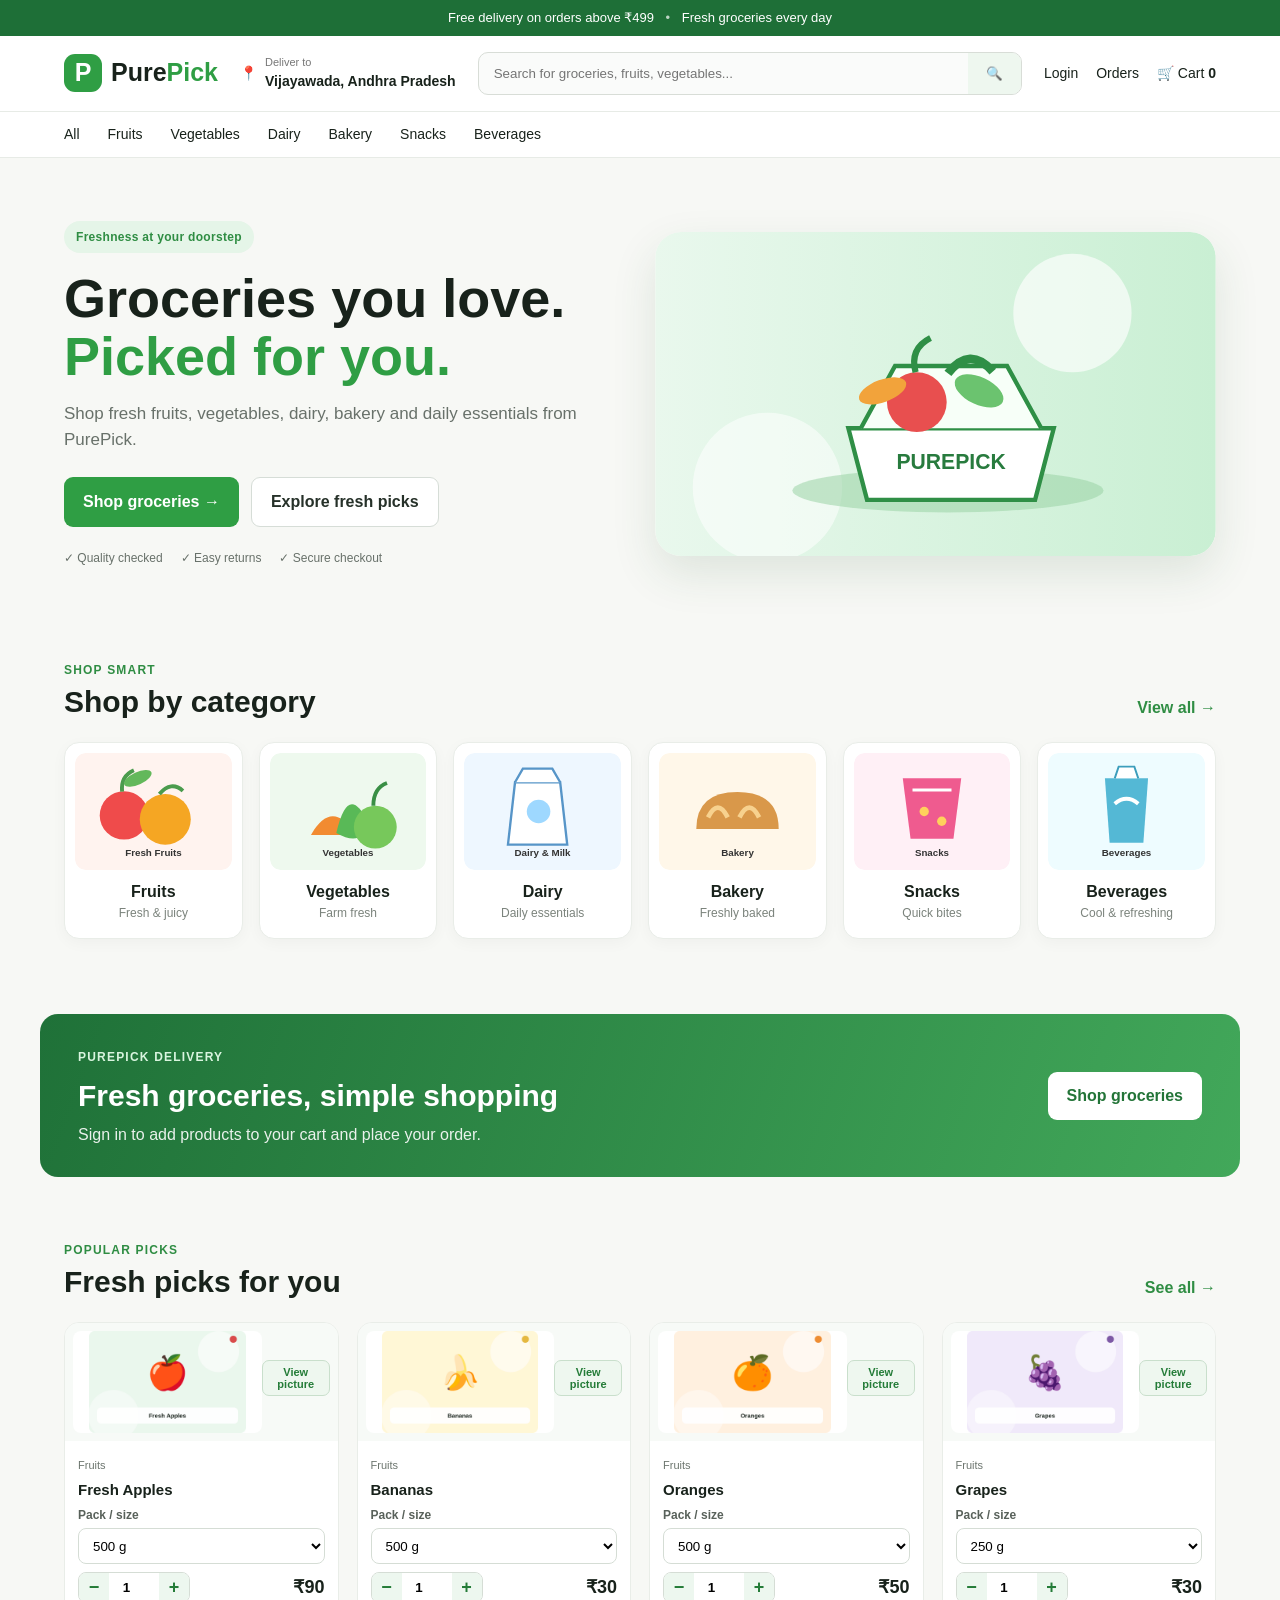
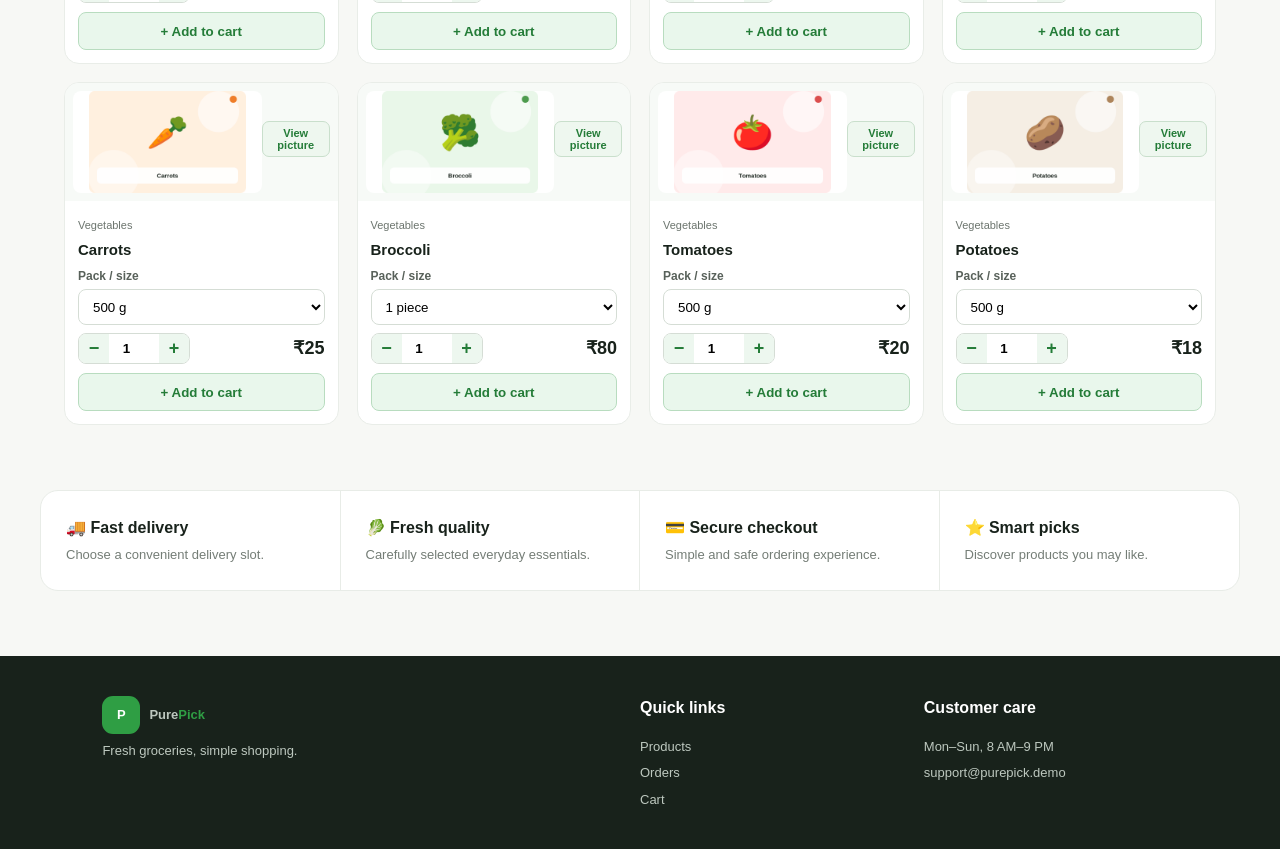
<file: index.html>
<!DOCTYPE html>
<html lang="en">
<head>
<meta charset="UTF-8"><meta name="viewport" content="width=device-width, initial-scale=1.0">
<title>PurePick | Fresh Groceries</title><link rel="stylesheet" href="css/style.css">
</head>
<body>
<div class="top-strip">Free delivery on orders above ₹499 <span>•</span> Fresh groceries every day</div>
<header class="navbar">
  <a class="brand" href="index.html"><span class="brand-mark">P</span><span>Pure<span class="green">Pick</span></span></a>
  <div class="location">📍 <span><small>Deliver to</small><b> Vijayawada, Andhra Pradesh</b></span></div>
  <div class="search"><input id="homeSearch" placeholder="Search for groceries, fruits, vegetables..."><button onclick="goSearch()">🔍</button></div>
  <nav>
    <a href="dashboard.html" data-account-link>Login</a><a href="orders.html">Orders</a><a href="cart.html" class="cart-link">🛒 Cart <b id="cartCount">0</b></a>
  </nav>
</header>
<div class="category-nav">
  <a href="products.html">All</a><a href="products.html?cat=Fruits">Fruits</a><a href="products.html?cat=Vegetables">Vegetables</a><a href="products.html?cat=Dairy">Dairy</a><a href="products.html?cat=Bakery">Bakery</a><a href="products.html?cat=Snacks">Snacks</a><a href="products.html?cat=Beverages">Beverages</a>
</div>

<main>
<section class="hero-home">
  <div class="hero-copy">
    <span class="pill">Freshness at your doorstep</span>
    <h1>Groceries you love.<br><span>Picked for you.</span></h1>
    <p>Shop fresh fruits, vegetables, dairy, bakery and daily essentials from PurePick.</p>
    <div class="hero-actions"><a class="primary-btn" href="products.html">Shop groceries →</a><a class="secondary-btn" href="products.html?cat=Fruits">Explore fresh picks</a></div>
    <div class="trust-row"><span>✓ Quality checked</span><span>✓ Easy returns</span><span>✓ Secure checkout</span></div>
  </div>
  <img src="images/hero.svg" alt="Fresh groceries">
</section>

<section class="section">
  <div class="section-head"><div><span class="eyebrow">SHOP SMART</span><h2>Shop by category</h2></div><a href="products.html">View all →</a></div>
  <div class="category-grid-home">
    <a class="category-tile" href="products.html?cat=Fruits"><img src="images/fruits.svg"><h3>Fruits</h3><p>Fresh & juicy</p></a>
    <a class="category-tile" href="products.html?cat=Vegetables"><img src="images/vegetables.svg"><h3>Vegetables</h3><p>Farm fresh</p></a>
    <a class="category-tile" href="products.html?cat=Dairy"><img src="images/dairy.svg"><h3>Dairy</h3><p>Daily essentials</p></a>
    <a class="category-tile" href="products.html?cat=Bakery"><img src="images/bakery.svg"><h3>Bakery</h3><p>Freshly baked</p></a>
    <a class="category-tile" href="products.html?cat=Snacks"><img src="images/snacks.svg"><h3>Snacks</h3><p>Quick bites</p></a>
    <a class="category-tile" href="products.html?cat=Beverages"><img src="images/beverages.svg"><h3>Beverages</h3><p>Cool & refreshing</p></a>
  </div>
</section>

<section class="offer-banner"><div><span class="eyebrow">PUREPICK DELIVERY</span><h2>Fresh groceries, simple shopping</h2><p>Sign in to add products to your cart and place your order.</p></div><a class="primary-btn light" href="products.html">Shop groceries</a></section>

<section class="section">
 <div class="section-head"><div><span class="eyebrow">POPULAR PICKS</span><h2>Fresh picks for you</h2></div><a href="products.html">See all →</a></div>
 <div id="homeProducts" class="product-grid"></div>
</section>

<section class="benefits">
 <div><b>🚚 Fast delivery</b><span>Choose a convenient delivery slot.</span></div>
 <div><b>🥬 Fresh quality</b><span>Carefully selected everyday essentials.</span></div>
 <div><b>💳 Secure checkout</b><span>Simple and safe ordering experience.</span></div>
 <div><b>⭐ Smart picks</b><span>Discover products you may like.</span></div>
</section>
</main>

<footer><div><a class="brand" href="index.html"><span class="brand-mark">P</span><span>Pure<span class="green">Pick</span></span></a><p>Fresh groceries, simple shopping.</p></div><div><b>Quick links</b><a href="products.html">Products</a><a href="orders.html">Orders</a><a href="cart.html">Cart</a></div><div><b>Customer care</b><span>Mon–Sun, 8 AM–9 PM</span><span>support@purepick.demo</span></div></footer>
<script src="js/products.js"></script><script src="js/app.js"></script>
<script src="js/common.js"></script></body></html>
</file>
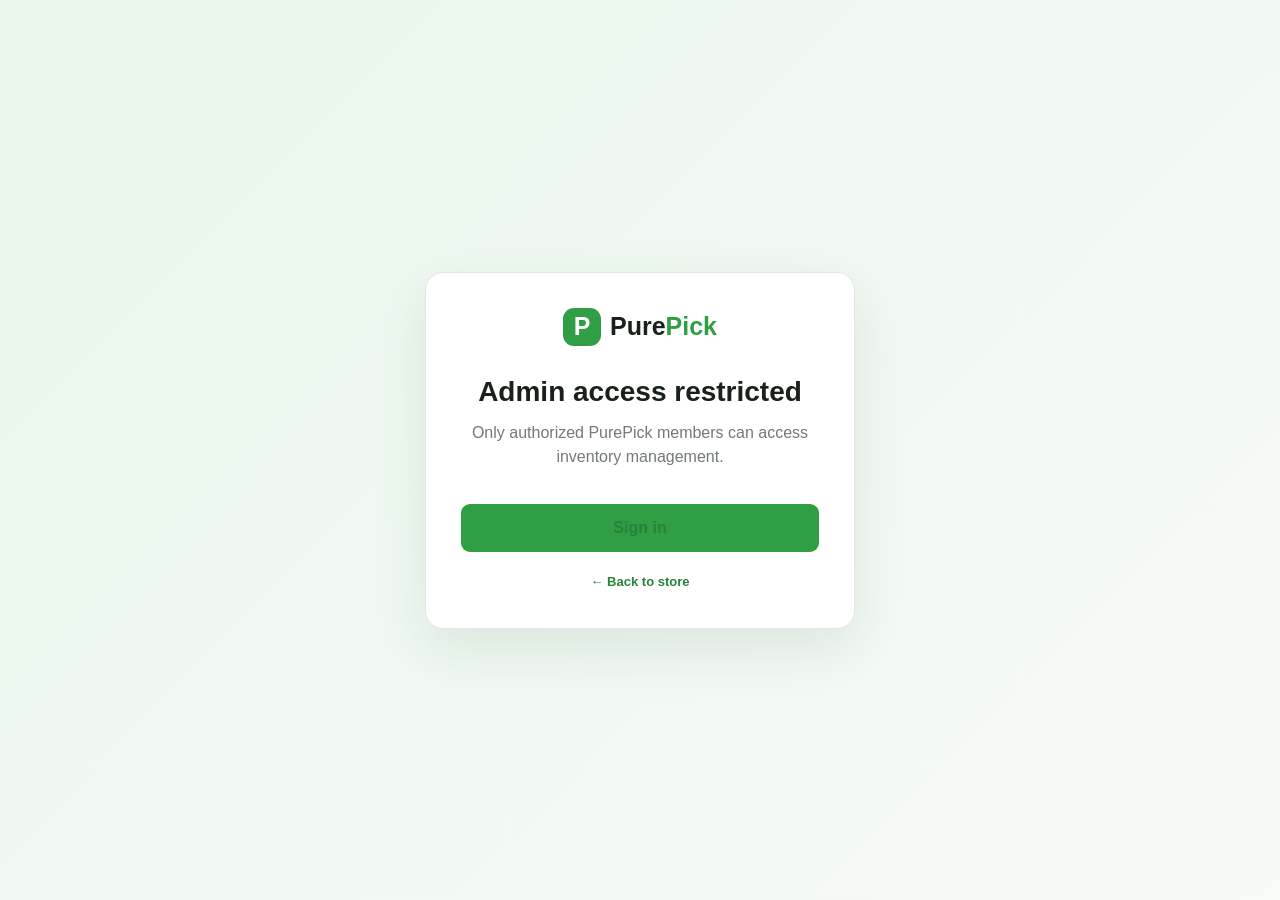
<file: admin.html>
<!DOCTYPE html>
<html lang="en"><head><meta charset="UTF-8"><meta name="viewport" content="width=device-width,initial-scale=1.0"><title>PurePick | Admin</title><link rel="stylesheet" href="css/style.css"></head>
<body><header class="navbar"><a class="brand" href="index.html"><span class="brand-mark">P</span><span>Pure<span class="green">Pick</span></span></a><nav><a href="index.html">Store</a><a href="products.html">Products</a><a href="orders.html">Orders</a></nav></header><main class="section"><div class="section-head"><div><span class="eyebrow">ADMIN PANEL</span><h1>Inventory management</h1><p class="muted">Add and remove demo products stored in your browser.</p></div></div><div class="admin-form"><input id="productName" placeholder="Product name"><input id="productPrice" type="number" placeholder="Price"><select id="productCategory"><option>Fruits</option><option>Vegetables</option><option>Dairy</option><option>Bakery</option><option>Snacks</option><option>Beverages</option><option>Staples</option><option>Personal Care</option><option>Household</option></select><input id="productImage" placeholder="Image URL (optional)"><input id="productImageFile" type="file" accept="image/*"><button class="primary-btn" onclick="addProduct()">Add product</button></div><p class="admin-security-note">🔒 Restricted admin area. Only the authorized member emails configured in <code>js/admin.js</code> can access this page.</p><p class="muted" style="margin-bottom:20px">Products added here are stored in this browser and automatically appear on the customer Products page with their selected picture.</p><div class="section-head"><h2>Custom inventory</h2><b id="inventoryCount"></b></div><div id="inventory"></div></main><script src="js/admin.js"></script></body></html>
</file>
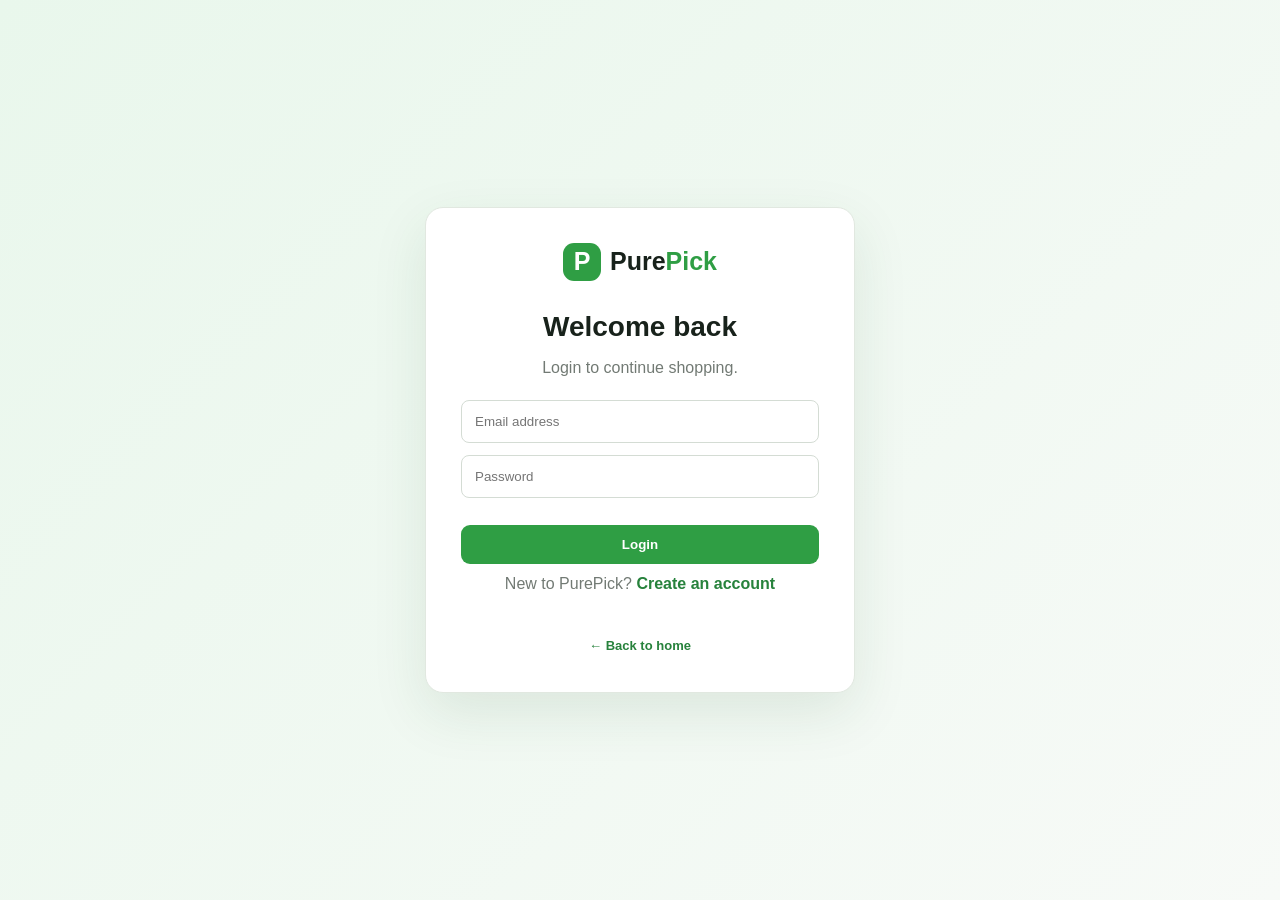
<file: cart.html>
<!DOCTYPE html>
<html lang="en"><head><meta charset="UTF-8"><meta name="viewport" content="width=device-width,initial-scale=1.0"><title>PurePick | Cart</title><link rel="stylesheet" href="css/style.css"></head>
<body><header class="navbar"><a class="brand" href="index.html"><span class="brand-mark">P</span><span>Pure<span class="green">Pick</span></span></a><nav><a href="products.html">Products</a><a href="login.html" data-account-link>Login</a><a href="orders.html">Orders</a><a href="cart.html">🛒 Cart <b id="cartCount">0</b></a></nav></header>
<main class="section"><div class="section-head"><div><span class="eyebrow">YOUR BAG</span><h1>Shopping cart</h1></div></div>
<div class="cart-layout"><div id="cartItems"></div><aside class="summary"><h2>Order summary</h2><div class="summary-row"><span>Subtotal</span><b>₹<span id="subtotal">0</span></b></div><hr><div class="summary-row total"><span>Total</span><b>₹<span id="total">0</span></b></div><h3 class="checkout-heading">Delivery address</h3>
<label>Full name</label><input id="addressName" placeholder="Your full name">
<label>Mobile number</label><input id="addressPhone" type="tel" placeholder="10-digit mobile number">
<label>House / Flat / Street</label><input id="addressLine" placeholder="House no., street, area">
<div class="address-two"><div><label>City</label><input id="addressCity" placeholder="City"></div><div><label>PIN code</label><input id="addressPin" inputmode="numeric" placeholder="6-digit PIN"></div></div>
<label>State</label><input id="addressState" value="Andhra Pradesh">
<label>Landmark (optional)</label><input id="addressLandmark" placeholder="Nearby landmark">
<label>Delivery date</label><input type="date" id="deliveryDate"><label>Delivery slot</label><select id="deliveryTime"><option>9 AM - 12 PM</option><option>12 PM - 3 PM</option><option>3 PM - 6 PM</option><option>6 PM - 9 PM</option></select><button class="primary-btn full" onclick="placeOrder()">Place order</button></aside></div></main><script src="js/common.js"></script><script src="js/cart.js"></script></body></html>
</file>
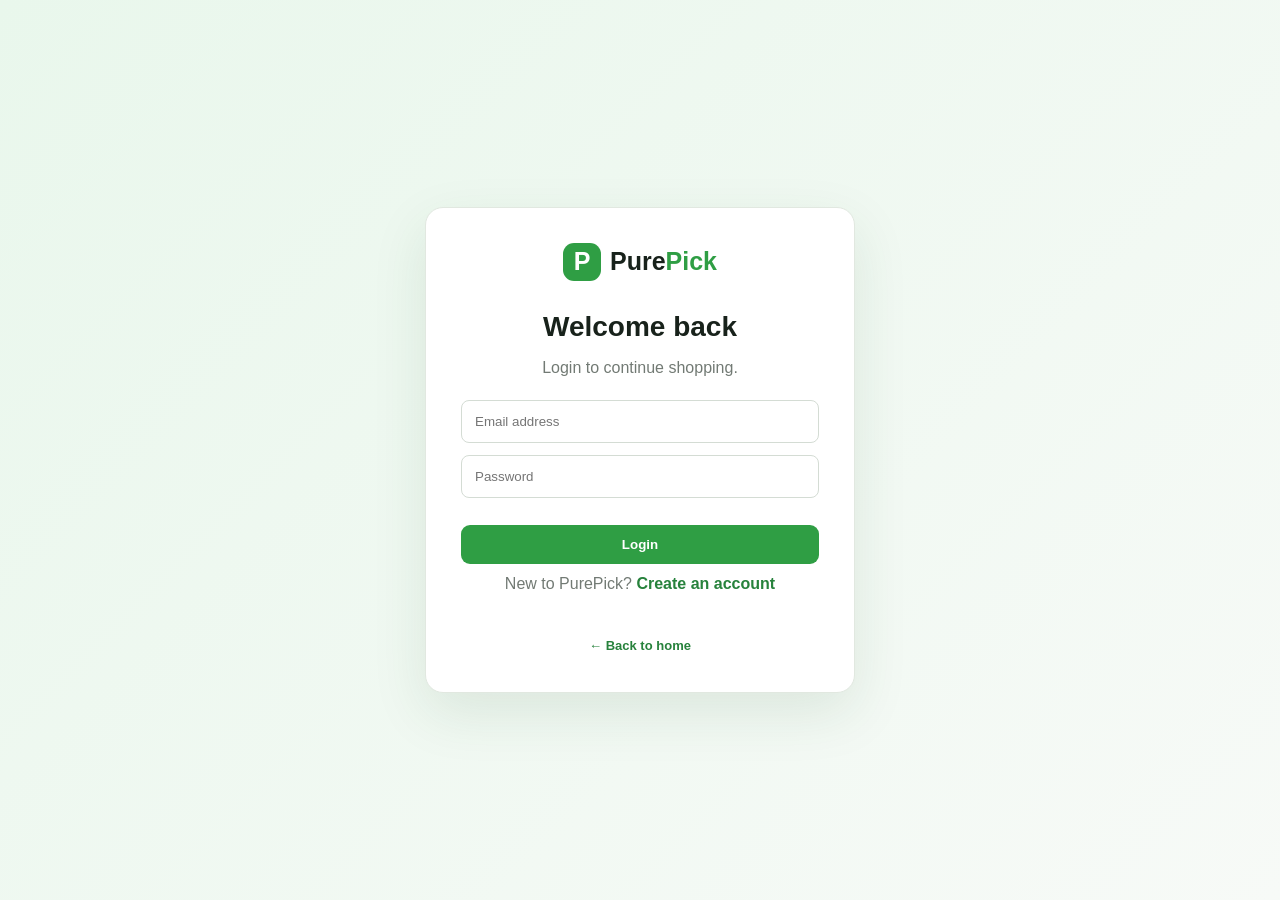
<file: login.html>
<!DOCTYPE html>
<html lang="en"><head><meta charset="UTF-8"><meta name="viewport" content="width=device-width,initial-scale=1.0"><title>PurePick | Login</title><link rel="stylesheet" href="css/style.css"></head>
<body class="auth-page"><div class="auth-card"><a class="brand centered" href="index.html"><span class="brand-mark">P</span><span>Pure<span class="green">Pick</span></span></a><h1>Welcome back</h1><p>Login to continue shopping.</p><form id="loginForm"><input id="loginEmail" type="email" placeholder="Email address" required><input id="loginPassword" type="password" placeholder="Password" required><button class="primary-btn full">Login</button></form><p>New to PurePick? <a href="signup.html">Create an account</a></p><a class="back-home" href="index.html">← Back to home</a></div><script src="js/auth.js"></script></body></html>
</file>
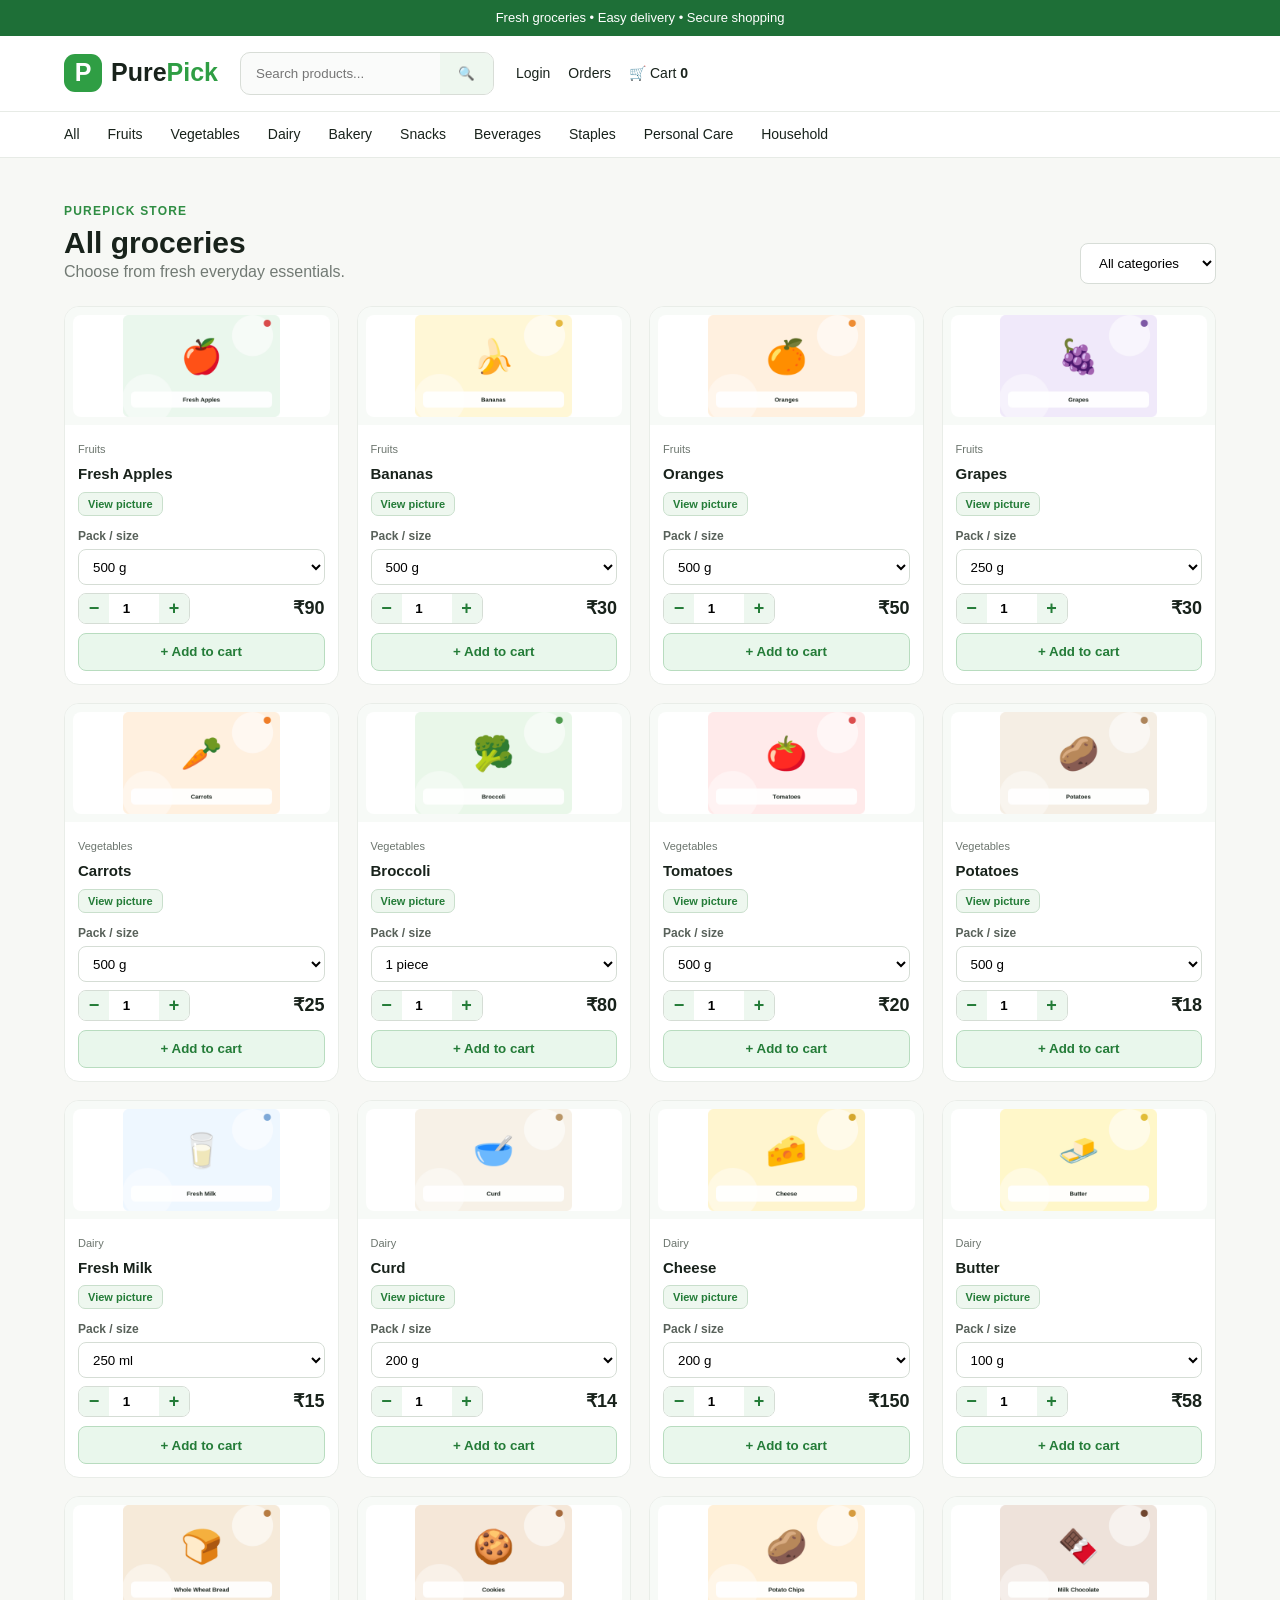
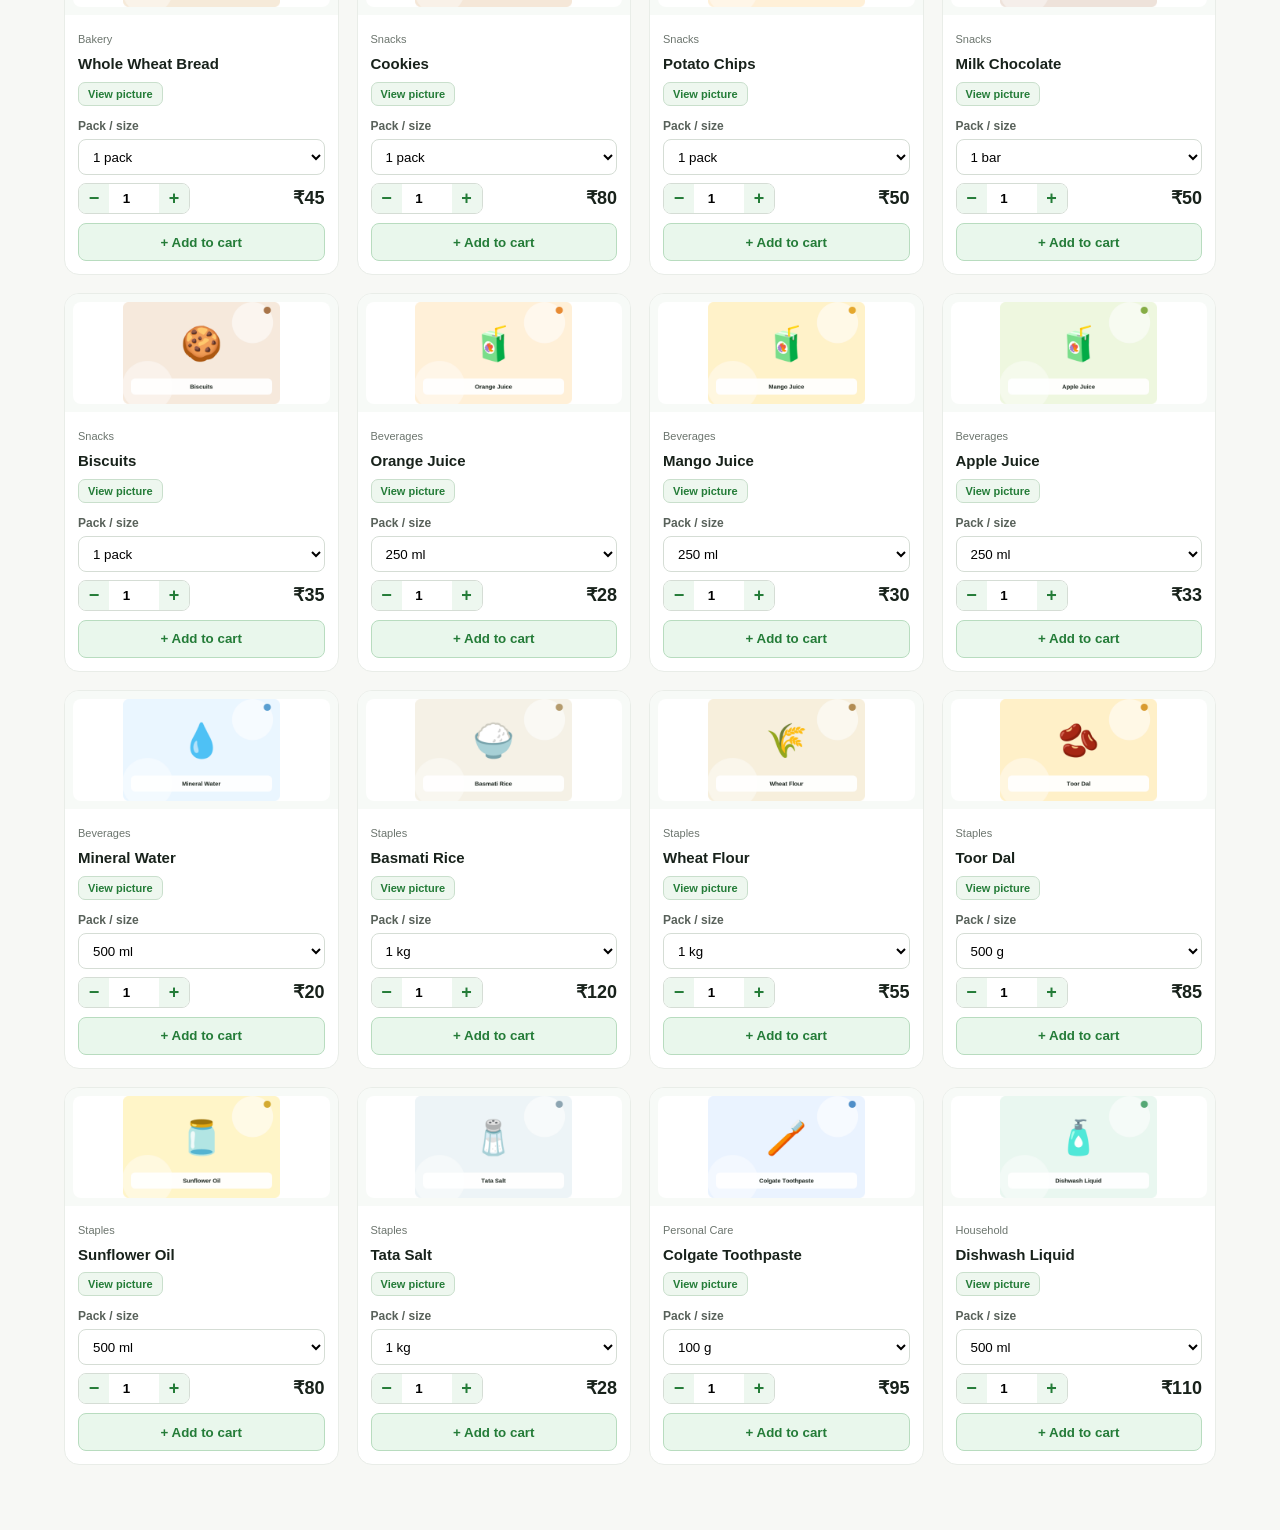
<file: products.html>
<!DOCTYPE html>
<html lang="en"><head><meta charset="UTF-8"><meta name="viewport" content="width=device-width,initial-scale=1.0"><title>PurePick | Products</title><link rel="stylesheet" href="css/style.css"></head>
<body>
<div class="top-strip">Fresh groceries • Easy delivery • Secure shopping</div>
<header class="navbar">
<a class="brand" href="index.html"><span class="brand-mark">P</span><span>Pure<span class="green">Pick</span></span></a>
<div class="search wide"><input id="searchInput" placeholder="Search products..."><button>🔍</button></div>
<nav><a href="login.html" data-account-link>Login</a><a href="orders.html">Orders</a><a href="cart.html">🛒 Cart <b id="cartCount">0</b></a></nav>
</header>
<div class="category-nav"><a href="products.html">All</a><a href="products.html?cat=Fruits">Fruits</a><a href="products.html?cat=Vegetables">Vegetables</a><a href="products.html?cat=Dairy">Dairy</a><a href="products.html?cat=Bakery">Bakery</a><a href="products.html?cat=Snacks">Snacks</a><a href="products.html?cat=Beverages">Beverages</a><a href="products.html?cat=Staples">Staples</a><a href="products.html?cat=Personal%20Care">Personal Care</a><a href="products.html?cat=Household">Household</a></div>
<main class="section products-page">
<div class="section-head"><div><span class="eyebrow">PUREPICK STORE</span><h1>All groceries</h1><p class="muted">Choose from fresh everyday essentials.</p></div><select id="categoryFilter"><option value="all">All categories</option><option>Fruits</option><option>Vegetables</option><option>Dairy</option><option>Bakery</option><option>Snacks</option><option>Beverages</option><option>Staples</option><option>Personal Care</option><option>Household</option></select></div>
<div id="productGrid" class="product-grid large"></div></main>
<script src="js/products.js"></script><script src="js/common.js"></script></body></html>
</file>
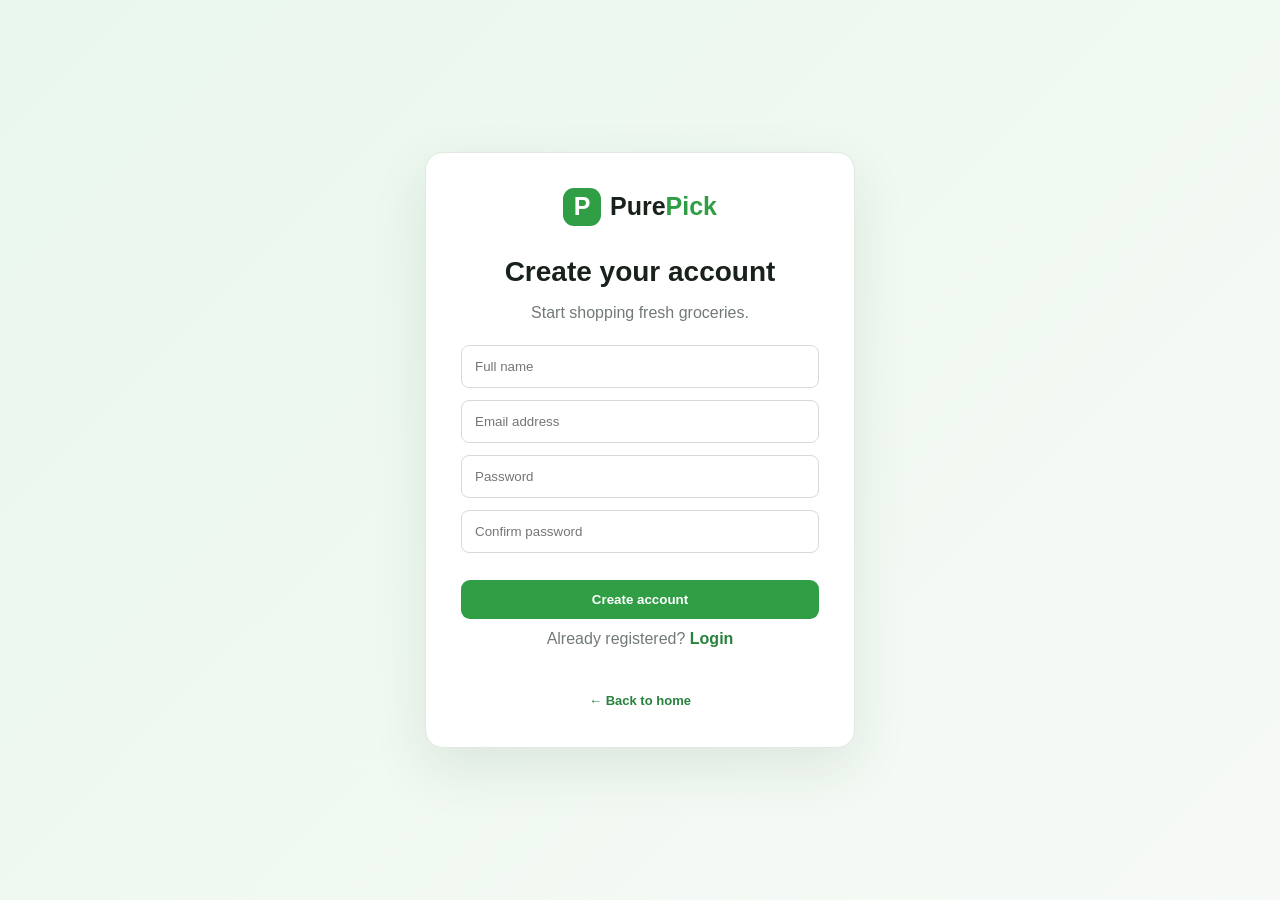
<file: signup.html>
<!DOCTYPE html>
<html lang="en"><head><meta charset="UTF-8"><meta name="viewport" content="width=device-width,initial-scale=1.0"><title>PurePick | Sign Up</title><link rel="stylesheet" href="css/style.css"></head>
<body class="auth-page"><div class="auth-card"><a class="brand centered" href="index.html"><span class="brand-mark">P</span><span>Pure<span class="green">Pick</span></span></a><h1>Create your account</h1><p>Start shopping fresh groceries.</p><form id="signupForm"><input id="signupName" placeholder="Full name" required><input id="signupEmail" type="email" placeholder="Email address" required><input id="signupPassword" type="password" placeholder="Password" required><input id="confirmPassword" type="password" placeholder="Confirm password" required><button class="primary-btn full">Create account</button></form><p>Already registered? <a href="login.html">Login</a></p><a class="back-home" href="index.html">← Back to home</a></div><script src="js/auth.js"></script></body></html>
</file>
<file: css/style.css>
*{box-sizing:border-box;margin:0;padding:0}body{font-family:Inter,Segoe UI,Arial,sans-serif;background:#f7f8f5;color:#18221b;line-height:1.5}a{text-decoration:none;color:inherit}.top-strip{background:#1e6f37;color:#fff;text-align:center;padding:8px;font-size:13px}.top-strip span{margin:0 8px;opacity:.7}.navbar{min-height:76px;background:#fff;border-bottom:1px solid #e7ebe6;display:grid;grid-template-columns:auto auto minmax(280px,1fr) auto;gap:22px;align-items:center;padding:0 5%;position:sticky;top:0;z-index:20}.brand{display:flex;align-items:center;gap:9px;font-size:25px;font-weight:800}.brand-mark{width:38px;height:38px;border-radius:11px;background:#2f9e44;color:#fff;display:grid;place-items:center;font-weight:900}.green{color:#2f9e44}.location{display:flex;gap:8px;align-items:center;font-size:14px}.location small,.location b{display:block}.location small{color:#777;font-size:11px}.search{display:flex;border:1px solid #d8ddd7;border-radius:10px;overflow:hidden;background:#fafbfa}.search input{width:100%;border:0;outline:0;padding:13px 15px;background:transparent}.search button{border:0;background:#eef7ef;padding:0 18px;cursor:pointer}.search.wide{max-width:650px}.navbar nav{display:flex;align-items:center;gap:18px;font-size:14px}.login-btn{background:#2f9e44;color:#fff;padding:10px 16px;border-radius:8px;font-weight:700}.category-nav{background:#fff;border-bottom:1px solid #e7ebe6;padding:12px 5%;display:flex;gap:28px;overflow:auto;white-space:nowrap;font-size:14px}.category-nav a:hover{color:#2f9e44}.hero-home{max-width:1300px;margin:28px auto 55px;padding:0 5%;display:grid;grid-template-columns:1fr 1fr;align-items:center;gap:30px}.hero-copy{padding:35px 0}.pill,.eyebrow{display:inline-block;color:#2f8d43;font-size:12px;font-weight:800;letter-spacing:1.2px}.pill{background:#e5f5e8;padding:7px 12px;border-radius:20px;letter-spacing:.3px}.hero-copy h1{font-size:54px;line-height:1.08;margin:16px 0}.hero-copy h1 span{color:#2f9e44}.hero-copy p{max-width:570px;color:#68716a;font-size:17px;margin-bottom:25px}.hero-home>img{width:100%;max-height:420px;object-fit:cover;border-radius:26px;box-shadow:0 18px 45px rgba(40,90,50,.12)}.hero-actions{display:flex;gap:12px;flex-wrap:wrap}.primary-btn,.secondary-btn{display:inline-flex;align-items:center;justify-content:center;border:0;cursor:pointer;border-radius:9px;padding:12px 19px;font-weight:750}.primary-btn{background:#2f9e44;color:#fff}.primary-btn:hover{background:#267d37}.primary-btn.light{background:#fff;color:#237438}.secondary-btn{background:#fff;border:1px solid #d6ddd7;color:#263129}.trust-row{display:flex;gap:18px;margin-top:22px;color:#68716a;font-size:12px;flex-wrap:wrap}.section{max-width:1300px;margin:0 auto;padding:0 5% 65px}.section-head{display:flex;justify-content:space-between;align-items:end;margin-bottom:22px;gap:20px}.section-head h1,.section-head h2{font-size:30px;line-height:1.15;margin-top:4px}.section-head>a{color:#2f8d43;font-weight:700}.category-grid-home{display:grid;grid-template-columns:repeat(6,1fr);gap:16px}.category-tile{background:#fff;border:1px solid #e9ede8;border-radius:15px;padding:10px 10px 16px;text-align:center;transition:.2s;box-shadow:0 4px 15px rgba(0,0,0,.035)}.category-tile:hover{transform:translateY(-4px);box-shadow:0 12px 25px rgba(0,0,0,.08)}.category-tile img{width:100%;border-radius:10px;display:block}.category-tile h3{margin-top:10px;font-size:16px}.category-tile p{color:#7b837c;font-size:12px}.offer-banner{max-width:1200px;margin:10px auto 60px;padding:30px 38px;border-radius:18px;background:linear-gradient(110deg,#1f7138,#42a85a);color:#fff;display:flex;justify-content:space-between;align-items:center;gap:20px}.offer-banner .eyebrow{color:#d9f5df}.offer-banner h2{font-size:30px;margin:5px 0}.offer-banner p{opacity:.9}.product-grid{display:grid;grid-template-columns:repeat(4,1fr);gap:18px}.product-card{background:#fff;border:1px solid #e9ede8;border-radius:15px;overflow:hidden;position:relative;transition:.2s}.product-card:hover{transform:translateY(-3px);box-shadow:0 12px 30px rgba(0,0,0,.08)}.product-image{background:#f4f7f3;height:135px;display:grid;place-items:center}.product-image img{width:100%;height:100%;object-fit:cover}.product-info{padding:15px}.tag{font-size:11px;color:#6c756e}.product-info h3{font-size:16px;margin:4px 0}.price-row{display:flex;justify-content:space-between;align-items:center;margin-top:13px}.price{font-weight:800;font-size:18px}.add-btn{border:1px solid #b8dcbf;background:#e9f7ec;color:#247c38;padding:8px 12px;border-radius:8px;font-weight:700;cursor:pointer}.add-btn:hover{background:#2f9e44;color:#fff}.benefits{max-width:1200px;margin:0 auto 65px;display:grid;grid-template-columns:repeat(4,1fr);background:#fff;border:1px solid #e8ece7;border-radius:18px;overflow:hidden}.benefits div{padding:25px;border-right:1px solid #e8ece7}.benefits div:last-child{border:0}.benefits b,.benefits span{display:block}.benefits span{color:#747d76;font-size:13px;margin-top:5px}.products-page{padding-top:40px}.products-page .section-head select{padding:11px 14px;border:1px solid #d7ddd7;border-radius:8px;background:#fff}.product-grid.large{grid-template-columns:repeat(4,1fr)}.muted{color:#727a74}.cart-layout{display:grid;grid-template-columns:1.7fr .8fr;gap:25px;align-items:start}.cart-item{background:#fff;border:1px solid #e7ebe6;border-radius:14px;padding:14px;display:grid;grid-template-columns:90px 1fr auto;gap:15px;align-items:center;margin-bottom:13px}.cart-item img{width:90px;height:80px;object-fit:cover;border-radius:10px}.cart-item h3{font-size:16px}.remove-btn{border:0;background:#fff0f0;color:#c43f3f;padding:8px 10px;border-radius:7px;cursor:pointer}.summary{background:#fff;border:1px solid #e3e9e2;border-radius:15px;padding:23px;position:sticky;top:110px}.summary h2{font-size:20px;margin-bottom:18px}.summary-row{display:flex;justify-content:space-between;margin:13px 0}.summary .total{font-size:19px}.summary label{display:block;font-size:13px;font-weight:700;margin-top:15px}.summary input,.summary select,.coupon input{width:100%;padding:11px;border:1px solid #d5ddd5;border-radius:8px;margin-top:6px;background:#fff}.coupon{display:grid;grid-template-columns:1fr auto;gap:7px;margin:18px 0}.coupon button{border:0;background:#edf7ef;color:#287c3b;border-radius:8px;padding:0 13px;font-weight:700}.full{width:100%;margin-top:15px}.orders-grid{display:grid;gap:16px}.order-card{background:#fff;border:1px solid #e4eae3;border-radius:14px;padding:20px}.order-head{display:flex;justify-content:space-between;gap:15px}.status{display:inline-block;background:#e7f7eb;color:#287c3b;padding:5px 10px;border-radius:20px;font-size:12px;font-weight:800}.order-items{margin:15px 0;padding:13px;background:#f8faf8;border-radius:10px}.order-items p{font-size:14px;margin:5px 0}.admin-form{display:grid;grid-template-columns:2fr 1fr 1fr auto;gap:10px;margin-bottom:25px}.admin-form input,.admin-form select{padding:12px;border:1px solid #d5ddd5;border-radius:8px}.inventory-row{background:#fff;border:1px solid #e6ebe5;padding:15px;border-radius:10px;display:grid;grid-template-columns:2fr 1fr 1fr auto;align-items:center;gap:12px;margin-bottom:10px}.delete-btn{border:0;background:#fff0f0;color:#c33d3d;padding:8px 12px;border-radius:7px;cursor:pointer}.auth-page{min-height:100vh;background:linear-gradient(135deg,#e9f7ec,#f7faf7);display:grid;place-items:center;padding:25px}.auth-card{width:min(430px,100%);background:#fff;border:1px solid #e1e8e0;border-radius:18px;padding:35px;box-shadow:0 20px 55px rgba(33,83,42,.1);text-align:center}.centered{justify-content:center;margin-bottom:25px}.auth-card h1{font-size:28px}.auth-card>p{color:#727a74;margin:8px 0 20px}.auth-card form{display:grid;gap:12px}.auth-card input{padding:13px;border:1px solid #d4dcd4;border-radius:8px;outline:0}.auth-card input:focus{border-color:#42a85a}.auth-card a:not(.brand){color:#27823c;font-weight:700}.back-home{display:inline-block;margin-top:20px;font-size:13px}footer{background:#18221b;color:#fff;display:grid;grid-template-columns:2fr 1fr 1fr;gap:30px;padding:40px 8%;margin-top:20px}footer p,footer span,footer a{color:#bdc8bf;font-size:13px}footer b{display:block;margin-bottom:10px}footer>div{display:flex;flex-direction:column;gap:7px}footer .brand{color:#fff}.empty{background:#fff;border:1px dashed #cdd7cc;border-radius:14px;padding:40px;text-align:center;color:#707970}
@media(max-width:1050px){.navbar{grid-template-columns:auto 1fr auto}.location{display:none}.category-grid-home{grid-template-columns:repeat(3,1fr)}.product-grid,.product-grid.large{grid-template-columns:repeat(3,1fr)}.benefits{grid-template-columns:repeat(2,1fr)}.benefits div:nth-child(2){border-right:0}.hero-home{grid-template-columns:1fr}.hero-home>img{max-width:700px;margin:auto}.admin-form{grid-template-columns:1fr 1fr}.cart-layout{grid-template-columns:1fr}.summary{position:static}}
@media(max-width:700px){.navbar{grid-template-columns:1fr auto;gap:12px;padding:12px 4%}.navbar .search{grid-column:1/-1;grid-row:2}.navbar nav{gap:10px}.navbar nav a:not(.login-btn){display:none}.category-nav{padding:10px 4%;gap:18px}.hero-home{padding:0 4%;margin-top:15px}.hero-copy h1{font-size:40px}.section{padding-left:4%;padding-right:4%}.category-grid-home,.product-grid,.product-grid.large{grid-template-columns:repeat(2,1fr)}.offer-banner{margin:10px 4% 45px;padding:25px;display:block}.offer-banner .primary-btn{margin-top:15px}.benefits{margin-left:4%;margin-right:4%;grid-template-columns:1fr}.benefits div{border-right:0;border-bottom:1px solid #e8ece7}.cart-item{grid-template-columns:65px 1fr}.cart-item img{width:65px;height:65px}.cart-item .remove-btn{grid-column:2}.admin-form{grid-template-columns:1fr}.inventory-row{grid-template-columns:1fr 1fr}.inventory-row .delete-btn{grid-column:2}footer{grid-template-columns:1fr 1fr;padding:30px 6%}}
@media(max-width:450px){.category-grid-home,.product-grid,.product-grid.large{grid-template-columns:1fr}.hero-copy h1{font-size:35px}.hero-actions{display:grid}.trust-row{display:grid;gap:7px}.section-head{align-items:start;flex-direction:column}}

.checkout-heading{font-size:18px;margin-top:25px;padding-top:20px;border-top:1px solid #e3e9e2}
.address-two{display:grid;grid-template-columns:1fr 1fr;gap:10px}
.address-two input{margin-top:6px}
.order-details{display:grid;grid-template-columns:1fr 1fr 2fr;gap:14px;background:#f7faf7;padding:14px;border-radius:10px}
.order-details div{display:flex;flex-direction:column;gap:4px}
.order-details span{font-size:13px;color:#59635b}
.order-actions{display:flex;gap:10px;margin-top:16px}
.cancel-btn{border:1px solid #efb7b7;background:#fff4f4;color:#bf3c3c;padding:11px 16px;border-radius:9px;font-weight:750;cursor:pointer}
.cancel-btn:hover{background:#ffe8e8}
.status.cancelled{background:#ffe8e8;color:#b63c3c}
.product-image img{transition:transform .25s}
.option-label{display:block;font-size:12px;font-weight:700;margin-top:10px;color:#58615a}.pack-select{width:100%;padding:9px 10px;border:1px solid #d5ddd5;border-radius:8px;background:#fff;margin-top:5px}.product-buy-row{display:flex;align-items:center;justify-content:space-between;gap:10px;margin-top:10px}.qty-control,.cart-qty{display:flex;align-items:center;gap:6px}.qty-control{border:1px solid #d5ddd5;border-radius:8px;overflow:hidden;background:#fff}.qty-control button,.cart-qty button{width:30px;height:30px;border:0;background:#edf7ef;color:#247c38;font-size:18px;font-weight:800;cursor:pointer}.qty-control input{width:38px;border:0;text-align:center;outline:0;font-weight:700}.full-add{width:100%;margin-top:10px}.cart-pack{font-size:13px;color:#6f786f;margin:3px 0 8px}.cart-qty{margin-top:4px}.cart-qty strong{min-width:25px;text-align:center}.cart-line-total{font-weight:800;margin-left:7px}.cancel-btn{border:0;background:#fff0f0;color:#c33d3d;padding:11px 15px;border-radius:9px;font-weight:700;cursor:pointer}.status.cancelled{background:#ffe8e8;color:#b53a3a}
.product-card:hover .product-image img{transform:scale(1.04)}

@media(max-width:700px){
.address-two{grid-template-columns:1fr}
.order-details{grid-template-columns:1fr}
.order-actions{flex-direction:column}
}

.account-hero{background:linear-gradient(120deg,#1f7138,#42a85a);color:#fff;border-radius:18px;padding:32px;display:flex;justify-content:space-between;align-items:center;gap:20px;margin-bottom:22px}.account-hero h1{font-size:34px;margin:5px 0}.account-hero p{opacity:.9}.dashboard-cards{display:grid;grid-template-columns:repeat(3,1fr);gap:16px;margin-bottom:22px}.dash-card,.dash-panel{background:#fff;border:1px solid #e4eae3;border-radius:15px;padding:22px;box-shadow:0 5px 20px rgba(0,0,0,.04)}.dash-card span{color:#727a74;font-size:13px}.dash-card strong{display:block;font-size:30px;color:#2f9e44;margin:5px 0}.dash-card a{color:#27823c;font-weight:750;font-size:13px}.account-columns{display:grid;grid-template-columns:1fr 1fr;gap:18px}.dash-panel h2{margin-bottom:14px}.info-row{display:flex;justify-content:space-between;gap:20px;padding:11px 0;border-bottom:1px solid #e8ece7}.info-row:last-child{border-bottom:0}.info-row span{color:#727a74}.info-row b{text-align:right;max-width:65%}@media(max-width:700px){.dashboard-cards,.account-columns{grid-template-columns:1fr}.account-hero{align-items:flex-start;flex-direction:column}}

.admin-form input[type=file]{padding:10px;background:#fff;border:1px solid #dfe5e2;border-radius:10px}

/* Compact product cards: keep the product controls visible without huge images. */
.product-image{height:135px;overflow:hidden}
.product-image img{display:block;width:100%;height:100%;object-fit:cover}
.product-info{padding:12px}
.product-info h3{font-size:15px}
.pack-select{height:38px}
.full-add{min-height:40px}
@media(max-width:700px){.product-image{height:125px}}
@media(max-width:450px){.product-image{height:145px}}


/* Order delivery map */
.order-map{display:none;margin-top:18px;border:1px solid #dbe8de;border-radius:16px;overflow:hidden;background:#f7fbf8}
.order-map.show{display:block}
.order-map .map-title{display:flex;justify-content:space-between;gap:12px;align-items:center;padding:12px 14px;font-size:14px}
.order-map .map-title span{color:#66736a;font-size:12px}
.order-map iframe{display:block;width:100%;height:260px;border:0}
.order-map .map-link{display:inline-block;padding:10px 14px;font-weight:700;color:#18733b;text-decoration:none}
@media(max-width:600px){.order-map iframe{height:220px}.order-map .map-title{align-items:flex-start;flex-direction:column;gap:4px}}
/* Reliable product imagery and picture viewer */
.product-image{height:170px!important;position:relative;padding:10px;background:#f5f8f4!important;overflow:hidden!important}
.product-image img{width:100%!important;height:100%!important;object-fit:contain!important;border-radius:10px;background:#fff}
.view-picture-btn{position:absolute;right:10px;bottom:10px;border:0;background:rgba(24,34,27,.88);color:#fff;padding:7px 10px;border-radius:8px;font-size:12px;font-weight:700;cursor:pointer;z-index:2}
.view-picture-btn:hover{background:#2f9e44}
.product-info{padding:14px 15px 16px!important}
.full-add{position:relative;z-index:3;cursor:pointer!important;pointer-events:auto!important;min-height:42px}
.picture-modal{display:none;position:fixed;inset:0;z-index:1000;align-items:center;justify-content:center;padding:24px}
.picture-modal.open{display:flex}
.picture-modal-backdrop{position:absolute;inset:0;background:rgba(0,0,0,.58);backdrop-filter:blur(3px)}
.picture-modal-card{position:relative;z-index:1;width:min(680px,96vw);max-height:92vh;overflow:auto;background:#fff;border-radius:18px;padding:18px;box-shadow:0 24px 70px rgba(0,0,0,.28);text-align:center}
.picture-modal-card img{display:block;width:100%;height:min(62vh,520px);object-fit:contain;border-radius:14px;background:#f5f8f4}
.picture-modal-card h2{font-size:21px;margin:14px 0 2px}.picture-modal-card p{color:#6d766f;font-size:13px}
.picture-close{position:absolute;right:12px;top:10px;width:38px;height:38px;border:0;border-radius:50%;background:#fff;font-size:28px;line-height:1;cursor:pointer;box-shadow:0 3px 12px rgba(0,0,0,.15);z-index:2}
.admin-security-note{margin:8px 0 22px;padding:12px 14px;background:#fff8df;border:1px solid #ead79b;border-radius:10px;color:#69571d;font-size:13px}
.admin-security-note code{background:#fff1b8;padding:2px 5px;border-radius:4px}
.inventory-row img{width:80px!important;height:65px!important;object-fit:contain!important;background:#f5f8f4;border-radius:9px;padding:4px}
@media(max-width:700px){.product-image{height:155px!important}.picture-modal{padding:12px}.picture-modal-card{padding:12px}.picture-modal-card img{height:55vh}}


/* FINAL PRODUCT IMAGE FIX: compact, fully visible images; controls never overlap the image. */
.product-card{overflow:hidden}
.product-image{height:118px!important;min-height:118px!important;padding:8px!important;background:#f7faf7!important;display:flex!important;align-items:center!important;justify-content:center!important;overflow:hidden!important}
.product-image img{display:block!important;width:100%!important;height:100%!important;max-width:100%!important;max-height:100%!important;object-fit:contain!important;border-radius:8px!important;background:#fff!important;transform:none!important}
.product-card:hover .product-image img{transform:none!important}
.product-info{padding:11px 13px 13px!important}
.product-info h3{margin:5px 0 7px!important;font-size:15px!important;line-height:1.25!important}
.view-picture-btn{position:static!important;display:inline-block!important;margin:0 0 7px!important;background:#eef7ef!important;color:#247c38!important;border:1px solid #c9dfcc!important;padding:5px 9px!important;border-radius:7px!important;font-size:11px!important;font-weight:800!important;cursor:pointer!important;z-index:auto!important}
.view-picture-btn:hover{background:#dff1e2!important}
.option-label{margin-top:4px!important}
.pack-select{height:36px!important;margin-top:4px!important}
.product-buy-row{margin-top:8px!important}
.qty-control button{height:29px!important}
.qty-control input{height:29px!important}
.full-add{min-height:38px!important;margin-top:9px!important;position:static!important}
@media(max-width:700px){.product-image{height:112px!important;min-height:112px!important}}
@media(max-width:450px){.product-image{height:120px!important;min-height:120px!important}}
</file>
